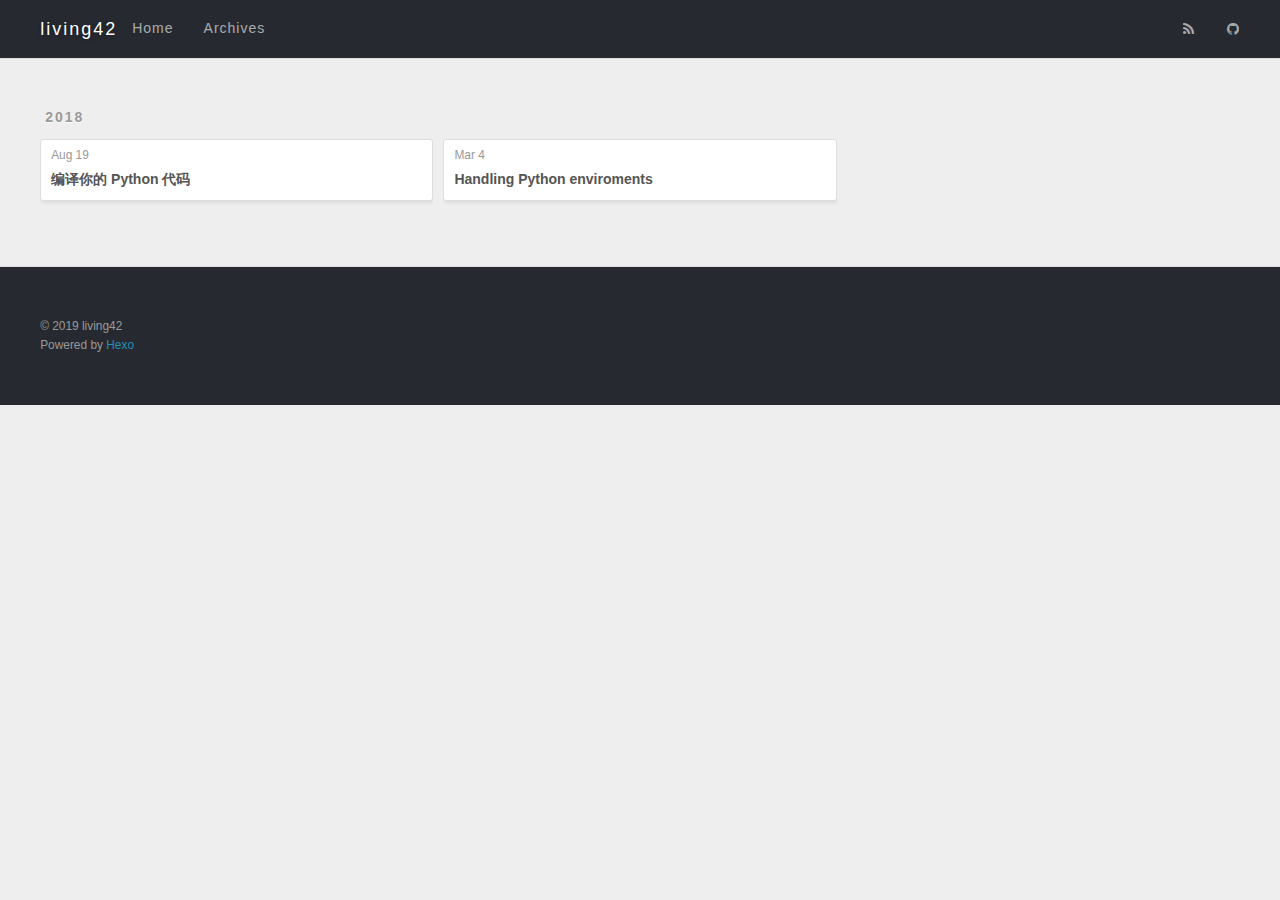
<file: archives/index.html>
<!DOCTYPE html>
<html>
<head><meta name="generator" content="Hexo 3.9.0">
  <meta charset="utf-8">
  
<!-- Google Analytics -->
<script type="text/javascript">
(function(i,s,o,g,r,a,m){i['GoogleAnalyticsObject']=r;i[r]=i[r]||function(){
(i[r].q=i[r].q||[]).push(arguments)},i[r].l=1*new Date();a=s.createElement(o),
m=s.getElementsByTagName(o)[0];a.async=1;a.src=g;m.parentNode.insertBefore(a,m)
})(window,document,'script','//www.google-analytics.com/analytics.js','ga');

ga('create', 'UA-115010957-1', 'auto');
ga('send', 'pageview');

</script>
<!-- End Google Analytics -->


  
  <title>Archives | living42</title>
  <meta name="viewport" content="width=device-width, initial-scale=1, maximum-scale=1">
  <meta property="og:type" content="website">
<meta property="og:title" content="living42">
<meta property="og:url" content="https://living42.github.io/archives/index.html">
<meta property="og:site_name" content="living42">
<meta property="og:locale" content="zh-hans">
<meta name="twitter:card" content="summary">
<meta name="twitter:title" content="living42">
  
    <link rel="alternate" href="/atom.xml" title="living42" type="application/atom+xml">
  
  
    <link rel="icon" href="/favicon.png">
  
  
    <link href="//fonts.googleapis.com/css?family=Source+Code+Pro" rel="stylesheet" type="text/css">
  
  <link rel="stylesheet" href="/css/style.css">
</head>
</html>
<body>
  <div id="container">
    <div id="wrap">
      <header id="header">
  <div id="header-outer" class="outer">
    <div id="header-inner" class="inner">
      <div id="nav-left">
        <div id="header-title">
          <h1 id="logo-wrap">
            <a href="/" id="logo">living42</a>
          </h1>
        </div>
        <nav id="main-nav">
          <a id="main-nav-toggle" class="nav-icon"></a>
          
            <a class="main-nav-link" href="/">Home</a>
          
            <a class="main-nav-link" href="/archives">Archives</a>
          
        </nav>
      </div>
      <div id="nav-right">
        <nav id="sub-nav">
          
            <a id="nav-rss-link" class="nav-icon" href="/atom.xml" title="RSS Feed"></a>
          
          <a id="nav-github-btn" class="nav-icon" title="GitHub" href="https://github.com/living42"></a>
        </nav>
      </div>
    </div>
  </div>
</header>
      <div class="outer">
        <section id="main">
  
  
    
    
      
      
      <section class="archives-wrap">
        <div class="archive-year-wrap">
          <a href="/archives/2018" class="archive-year">2018</a>
        </div>
        <div class="archives">
    
    <article class="archive-article archive-type-post">
  <div class="archive-article-inner">
    <header class="archive-article-header">
      <a href="/posts/nuitka-tour/" class="archive-article-date">
  <time datetime="2018-08-18T17:51:39.000Z" itemprop="datePublished">Aug 19</time>
</a>
      
  
    <h1 itemprop="name">
      <a class="archive-article-title" href="/posts/nuitka-tour/">编译你的 Python 代码</a>
    </h1>
  

    </header>
  </div>
</article>
  
    
    
    <article class="archive-article archive-type-post">
  <div class="archive-article-inner">
    <header class="archive-article-header">
      <a href="/posts/handling-python-enviroments/" class="archive-article-date">
  <time datetime="2018-03-04T06:17:27.000Z" itemprop="datePublished">Mar 4</time>
</a>
      
  
    <h1 itemprop="name">
      <a class="archive-article-title" href="/posts/handling-python-enviroments/">Handling Python enviroments</a>
    </h1>
  

    </header>
  </div>
</article>
  
  
    </div></section>
  


</section>
        
      </div>
      <footer id="footer">
  
  <div class="outer">
    <div id="footer-info" class="inner">
      &copy; 2019 living42<br>
      Powered by <a href="http://hexo.io/" target="_blank">Hexo</a>
    </div>
  </div>
</footer>
    </div>
    <nav id="mobile-nav">
  
    <a href="/" class="mobile-nav-link">Home</a>
  
    <a href="/archives" class="mobile-nav-link">Archives</a>
  
</nav>
    
<script>
  var disqus_shortname = 'living42';
  
  (function(){
    var dsq = document.createElement('script');
    dsq.type = 'text/javascript';
    dsq.async = true;
    dsq.src = '//' + disqus_shortname + '.disqus.com/count.js';
    (document.getElementsByTagName('head')[0] || document.getElementsByTagName('body')[0]).appendChild(dsq);
  })();
</script>


<script src="//ajax.googleapis.com/ajax/libs/jquery/2.0.3/jquery.min.js"></script>


  <link rel="stylesheet" href="/fancybox/jquery.fancybox.css">
  <script src="/fancybox/jquery.fancybox.pack.js"></script>


<script src="/js/script.js"></script>



  </div>
</body>
</html>
</file>
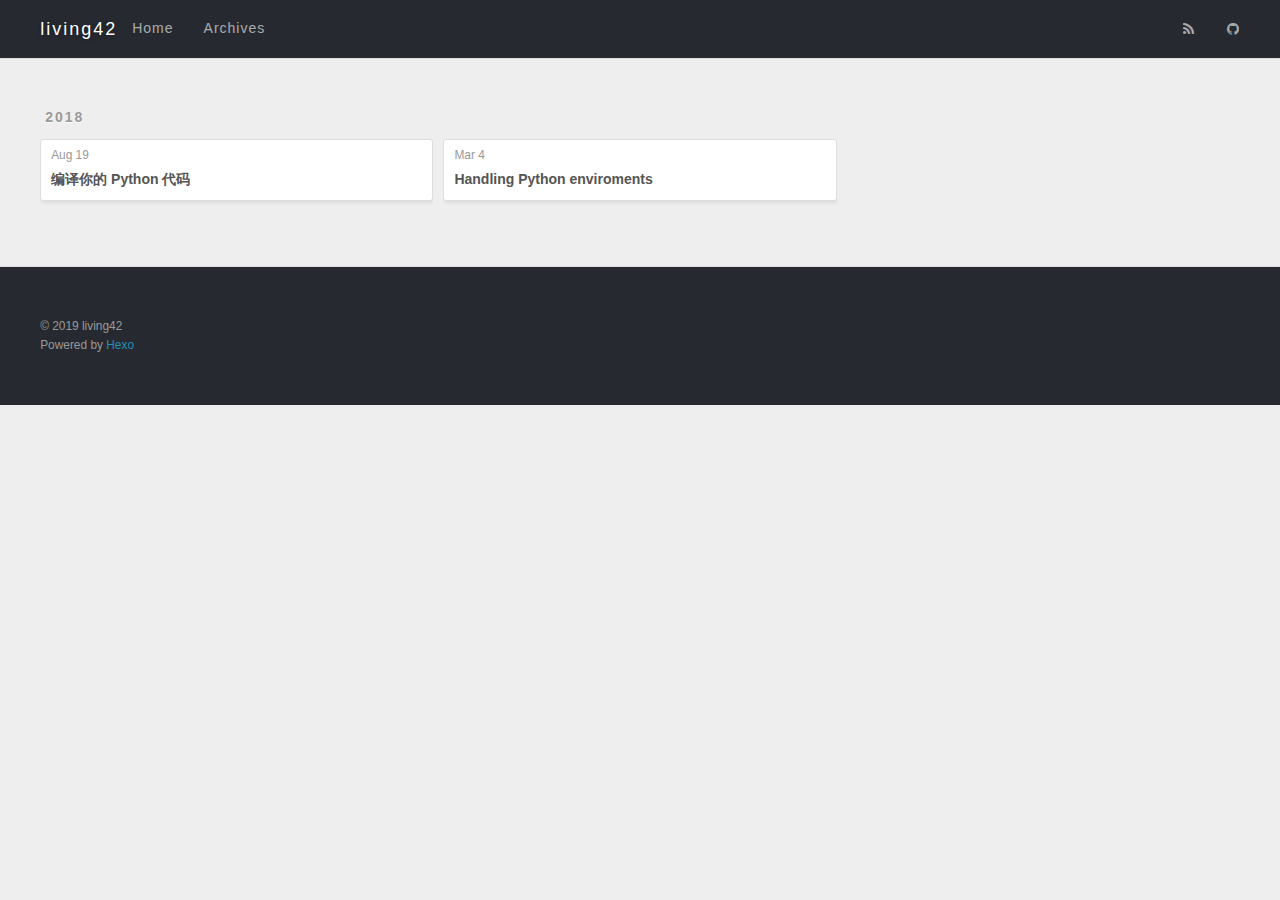
<file: archives/2018/index.html>
<!DOCTYPE html>
<html>
<head><meta name="generator" content="Hexo 3.9.0">
  <meta charset="utf-8">
  
<!-- Google Analytics -->
<script type="text/javascript">
(function(i,s,o,g,r,a,m){i['GoogleAnalyticsObject']=r;i[r]=i[r]||function(){
(i[r].q=i[r].q||[]).push(arguments)},i[r].l=1*new Date();a=s.createElement(o),
m=s.getElementsByTagName(o)[0];a.async=1;a.src=g;m.parentNode.insertBefore(a,m)
})(window,document,'script','//www.google-analytics.com/analytics.js','ga');

ga('create', 'UA-115010957-1', 'auto');
ga('send', 'pageview');

</script>
<!-- End Google Analytics -->


  
  <title>Archives: 2018 | living42</title>
  <meta name="viewport" content="width=device-width, initial-scale=1, maximum-scale=1">
  <meta property="og:type" content="website">
<meta property="og:title" content="living42">
<meta property="og:url" content="https://living42.github.io/archives/2018/index.html">
<meta property="og:site_name" content="living42">
<meta property="og:locale" content="zh-hans">
<meta name="twitter:card" content="summary">
<meta name="twitter:title" content="living42">
  
    <link rel="alternate" href="/atom.xml" title="living42" type="application/atom+xml">
  
  
    <link rel="icon" href="/favicon.png">
  
  
    <link href="//fonts.googleapis.com/css?family=Source+Code+Pro" rel="stylesheet" type="text/css">
  
  <link rel="stylesheet" href="/css/style.css">
</head>
</html>
<body>
  <div id="container">
    <div id="wrap">
      <header id="header">
  <div id="header-outer" class="outer">
    <div id="header-inner" class="inner">
      <div id="nav-left">
        <div id="header-title">
          <h1 id="logo-wrap">
            <a href="/" id="logo">living42</a>
          </h1>
        </div>
        <nav id="main-nav">
          <a id="main-nav-toggle" class="nav-icon"></a>
          
            <a class="main-nav-link" href="/">Home</a>
          
            <a class="main-nav-link" href="/archives">Archives</a>
          
        </nav>
      </div>
      <div id="nav-right">
        <nav id="sub-nav">
          
            <a id="nav-rss-link" class="nav-icon" href="/atom.xml" title="RSS Feed"></a>
          
          <a id="nav-github-btn" class="nav-icon" title="GitHub" href="https://github.com/living42"></a>
        </nav>
      </div>
    </div>
  </div>
</header>
      <div class="outer">
        <section id="main">
  
  
    
    
      
      
      <section class="archives-wrap">
        <div class="archive-year-wrap">
          <a href="/archives/2018" class="archive-year">2018</a>
        </div>
        <div class="archives">
    
    <article class="archive-article archive-type-post">
  <div class="archive-article-inner">
    <header class="archive-article-header">
      <a href="/posts/nuitka-tour/" class="archive-article-date">
  <time datetime="2018-08-18T17:51:39.000Z" itemprop="datePublished">Aug 19</time>
</a>
      
  
    <h1 itemprop="name">
      <a class="archive-article-title" href="/posts/nuitka-tour/">编译你的 Python 代码</a>
    </h1>
  

    </header>
  </div>
</article>
  
    
    
    <article class="archive-article archive-type-post">
  <div class="archive-article-inner">
    <header class="archive-article-header">
      <a href="/posts/handling-python-enviroments/" class="archive-article-date">
  <time datetime="2018-03-04T06:17:27.000Z" itemprop="datePublished">Mar 4</time>
</a>
      
  
    <h1 itemprop="name">
      <a class="archive-article-title" href="/posts/handling-python-enviroments/">Handling Python enviroments</a>
    </h1>
  

    </header>
  </div>
</article>
  
  
    </div></section>
  


</section>
        
      </div>
      <footer id="footer">
  
  <div class="outer">
    <div id="footer-info" class="inner">
      &copy; 2019 living42<br>
      Powered by <a href="http://hexo.io/" target="_blank">Hexo</a>
    </div>
  </div>
</footer>
    </div>
    <nav id="mobile-nav">
  
    <a href="/" class="mobile-nav-link">Home</a>
  
    <a href="/archives" class="mobile-nav-link">Archives</a>
  
</nav>
    
<script>
  var disqus_shortname = 'living42';
  
  (function(){
    var dsq = document.createElement('script');
    dsq.type = 'text/javascript';
    dsq.async = true;
    dsq.src = '//' + disqus_shortname + '.disqus.com/count.js';
    (document.getElementsByTagName('head')[0] || document.getElementsByTagName('body')[0]).appendChild(dsq);
  })();
</script>


<script src="//ajax.googleapis.com/ajax/libs/jquery/2.0.3/jquery.min.js"></script>


  <link rel="stylesheet" href="/fancybox/jquery.fancybox.css">
  <script src="/fancybox/jquery.fancybox.pack.js"></script>


<script src="/js/script.js"></script>



  </div>
</body>
</html>
</file>
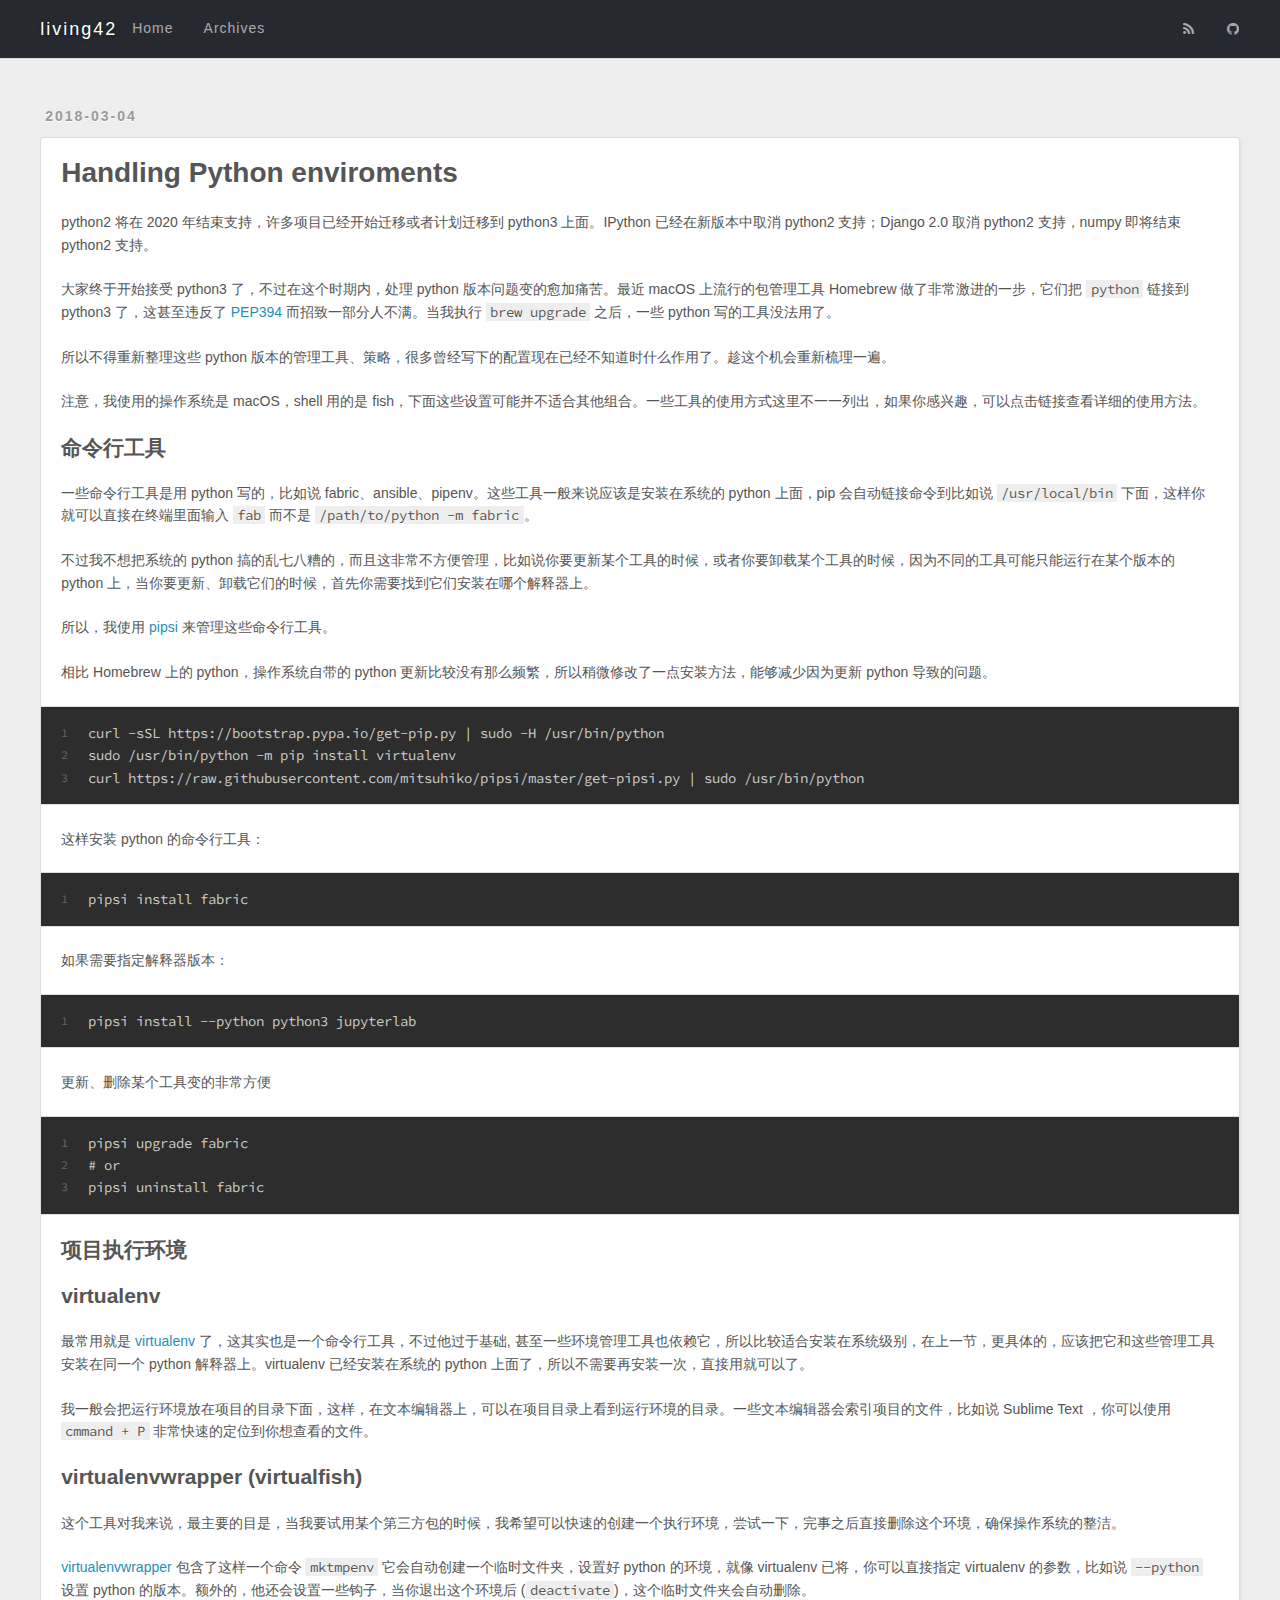
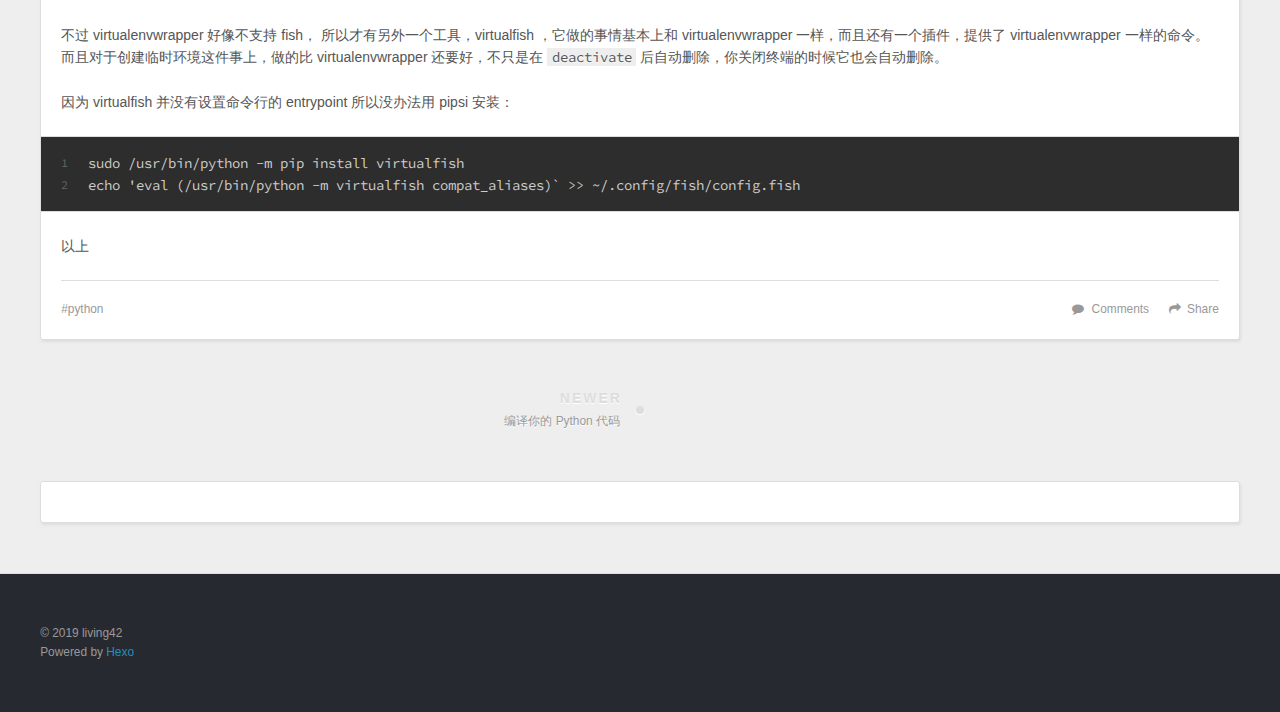
<file: posts/handling-python-enviroments/index.html>
<!DOCTYPE html>
<html>
<head><meta name="generator" content="Hexo 3.9.0">
  <meta charset="utf-8">
  
<!-- Google Analytics -->
<script type="text/javascript">
(function(i,s,o,g,r,a,m){i['GoogleAnalyticsObject']=r;i[r]=i[r]||function(){
(i[r].q=i[r].q||[]).push(arguments)},i[r].l=1*new Date();a=s.createElement(o),
m=s.getElementsByTagName(o)[0];a.async=1;a.src=g;m.parentNode.insertBefore(a,m)
})(window,document,'script','//www.google-analytics.com/analytics.js','ga');

ga('create', 'UA-115010957-1', 'auto');
ga('send', 'pageview');

</script>
<!-- End Google Analytics -->


  
  <title>Handling Python enviroments | living42</title>
  <meta name="viewport" content="width=device-width, initial-scale=1, maximum-scale=1">
  <meta name="description" content="python2 将在 2020 年结束支持，许多项目已经开始迁移或者计划迁移到 python3 上面。IPython 已经在新版本中取消 python2 支持；Django 2.0 取消 python2 支持，numpy 即将结束 python2 支持。 大家终于开始接受 python3 了，不过在这个时期内，处理 python 版本问题变的愈加痛苦。最近 macOS 上流行的包管理工具 Home">
<meta name="keywords" content="python">
<meta property="og:type" content="article">
<meta property="og:title" content="Handling Python enviroments">
<meta property="og:url" content="https://living42.github.io/posts/handling-python-enviroments/index.html">
<meta property="og:site_name" content="living42">
<meta property="og:description" content="python2 将在 2020 年结束支持，许多项目已经开始迁移或者计划迁移到 python3 上面。IPython 已经在新版本中取消 python2 支持；Django 2.0 取消 python2 支持，numpy 即将结束 python2 支持。 大家终于开始接受 python3 了，不过在这个时期内，处理 python 版本问题变的愈加痛苦。最近 macOS 上流行的包管理工具 Home">
<meta property="og:locale" content="zh-hans">
<meta property="og:updated_time" content="2019-09-26T13:38:16.643Z">
<meta name="twitter:card" content="summary">
<meta name="twitter:title" content="Handling Python enviroments">
<meta name="twitter:description" content="python2 将在 2020 年结束支持，许多项目已经开始迁移或者计划迁移到 python3 上面。IPython 已经在新版本中取消 python2 支持；Django 2.0 取消 python2 支持，numpy 即将结束 python2 支持。 大家终于开始接受 python3 了，不过在这个时期内，处理 python 版本问题变的愈加痛苦。最近 macOS 上流行的包管理工具 Home">
  
    <link rel="alternate" href="/atom.xml" title="living42" type="application/atom+xml">
  
  
    <link rel="icon" href="/favicon.png">
  
  
    <link href="//fonts.googleapis.com/css?family=Source+Code+Pro" rel="stylesheet" type="text/css">
  
  <link rel="stylesheet" href="/css/style.css">
</head>
</html>
<body>
  <div id="container">
    <div id="wrap">
      <header id="header">
  <div id="header-outer" class="outer">
    <div id="header-inner" class="inner">
      <div id="nav-left">
        <div id="header-title">
          <h1 id="logo-wrap">
            <a href="/" id="logo">living42</a>
          </h1>
        </div>
        <nav id="main-nav">
          <a id="main-nav-toggle" class="nav-icon"></a>
          
            <a class="main-nav-link" href="/">Home</a>
          
            <a class="main-nav-link" href="/archives">Archives</a>
          
        </nav>
      </div>
      <div id="nav-right">
        <nav id="sub-nav">
          
            <a id="nav-rss-link" class="nav-icon" href="/atom.xml" title="RSS Feed"></a>
          
          <a id="nav-github-btn" class="nav-icon" title="GitHub" href="https://github.com/living42"></a>
        </nav>
      </div>
    </div>
  </div>
</header>
      <div class="outer">
        <section id="main"><article id="post-handling-python-enviroments" class="article article-type-post" itemscope itemprop="blogPost">
  <div class="article-meta">
    <a href="/posts/handling-python-enviroments/" class="article-date">
  <time datetime="2018-03-04T06:17:27.000Z" itemprop="datePublished">2018-03-04</time>
</a>
    
  </div>
  <div class="article-inner">
    
    
      <header class="article-header">
        
  
    <h1 class="article-title" itemprop="name">
      Handling Python enviroments
    </h1>
  

      </header>
    
    <div class="article-entry" itemprop="articleBody">
      
        <p>python2 将在 2020 年结束支持，许多项目已经开始迁移或者计划迁移到 python3 上面。IPython 已经在新版本中取消 python2 支持；Django 2.0 取消 python2 支持，numpy 即将结束 python2 支持。</p>
<p>大家终于开始接受 python3 了，不过在这个时期内，处理 python 版本问题变的愈加痛苦。最近 macOS 上流行的包管理工具 Homebrew 做了非常激进的一步，它们把 <code>python</code> 链接到 python3 了，这甚至违反了 <a href="https://www.python.org/dev/peps/pep-0394/" target="_blank" rel="noopener">PEP394</a> 而招致一部分人不满。当我执行 <code>brew upgrade</code> 之后，一些 python 写的工具没法用了。</p>
<p>所以不得重新整理这些 python 版本的管理工具、策略，很多曾经写下的配置现在已经不知道时什么作用了。趁这个机会重新梳理一遍。</p>
<p>注意，我使用的操作系统是 macOS，shell 用的是 fish，下面这些设置可能并不适合其他组合。一些工具的使用方式这里不一一列出，如果你感兴趣，可以点击链接查看详细的使用方法。</p>
<h2 id="命令行工具"><a href="#命令行工具" class="headerlink" title="命令行工具"></a>命令行工具</h2><p>一些命令行工具是用 python 写的，比如说 fabric、ansible、pipenv。这些工具一般来说应该是安装在系统的 python 上面，pip 会自动链接命令到比如说 <code>/usr/local/bin</code> 下面，这样你就可以直接在终端里面输入 <code>fab</code> 而不是 <code>/path/to/python -m fabric</code>。</p>
<p>不过我不想把系统的 python 搞的乱七八糟的，而且这非常不方便管理，比如说你要更新某个工具的时候，或者你要卸载某个工具的时候，因为不同的工具可能只能运行在某个版本的 python 上，当你要更新、卸载它们的时候，首先你需要找到它们安装在哪个解释器上。</p>
<p>所以，我使用 <a href="https://github.com/mitsuhiko/pipsi" target="_blank" rel="noopener">pipsi</a> 来管理这些命令行工具。</p>
<p>相比 Homebrew 上的 python，操作系统自带的 python 更新比较没有那么频繁，所以稍微修改了一点安装方法，能够减少因为更新 python 导致的问题。</p>
<figure class="highlight plain"><table><tr><td class="gutter"><pre><span class="line">1</span><br><span class="line">2</span><br><span class="line">3</span><br></pre></td><td class="code"><pre><span class="line">curl -sSL https://bootstrap.pypa.io/get-pip.py | sudo -H /usr/bin/python</span><br><span class="line">sudo /usr/bin/python -m pip install virtualenv</span><br><span class="line">curl https://raw.githubusercontent.com/mitsuhiko/pipsi/master/get-pipsi.py | sudo /usr/bin/python</span><br></pre></td></tr></table></figure>
<p>这样安装 python 的命令行工具：</p>
<figure class="highlight plain"><table><tr><td class="gutter"><pre><span class="line">1</span><br></pre></td><td class="code"><pre><span class="line">pipsi install fabric</span><br></pre></td></tr></table></figure>
<p>如果需要指定解释器版本：</p>
<figure class="highlight plain"><table><tr><td class="gutter"><pre><span class="line">1</span><br></pre></td><td class="code"><pre><span class="line">pipsi install --python python3 jupyterlab</span><br></pre></td></tr></table></figure>
<p>更新、删除某个工具变的非常方便</p>
<figure class="highlight plain"><table><tr><td class="gutter"><pre><span class="line">1</span><br><span class="line">2</span><br><span class="line">3</span><br></pre></td><td class="code"><pre><span class="line">pipsi upgrade fabric</span><br><span class="line"># or</span><br><span class="line">pipsi uninstall fabric</span><br></pre></td></tr></table></figure>
<h2 id="项目执行环境"><a href="#项目执行环境" class="headerlink" title="项目执行环境"></a>项目执行环境</h2><h2 id="virtualenv"><a href="#virtualenv" class="headerlink" title="virtualenv"></a>virtualenv</h2><p>最常用就是 <a href="https://virtualenv.pypa.io/en/stable/" target="_blank" rel="noopener">virtualenv</a> 了，这其实也是一个命令行工具，不过他过于基础, 甚至一些环境管理工具也依赖它，所以比较适合安装在系统级别，在上一节，更具体的，应该把它和这些管理工具安装在同一个 python 解释器上。virtualenv 已经安装在系统的 python 上面了，所以不需要再安装一次，直接用就可以了。</p>
<p>我一般会把运行环境放在项目的目录下面，这样，在文本编辑器上，可以在项目目录上看到运行环境的目录。一些文本编辑器会索引项目的文件，比如说 Sublime Text ，你可以使用 <code>cmmand + P</code> 非常快速的定位到你想查看的文件。</p>
<h2 id="virtualenvwrapper-virtualfish"><a href="#virtualenvwrapper-virtualfish" class="headerlink" title="virtualenvwrapper (virtualfish)"></a>virtualenvwrapper (virtualfish)</h2><p>这个工具对我来说，最主要的目是，当我要试用某个第三方包的时候，我希望可以快速的创建一个执行环境，尝试一下，完事之后直接删除这个环境，确保操作系统的整洁。</p>
<p><a href="https://virtualenvwrapper.readthedocs.io/" target="_blank" rel="noopener">virtualenvwrapper</a> 包含了这样一个命令 <code>mktmpenv</code> 它会自动创建一个临时文件夹，设置好 python 的环境，就像 virtualenv 已将，你可以直接指定 virtualenv 的参数，比如说 <code>--python</code> 设置 python 的版本。额外的，他还会设置一些钩子，当你退出这个环境后 (<code>deactivate</code>)，这个临时文件夹会自动删除。</p>
<p>不过 virtualenvwrapper 好像不支持 fish， 所以才有另外一个工具，virtualfish ，它做的事情基本上和 virtualenvwrapper 一样，而且还有一个插件，提供了 virtualenvwrapper 一样的命令。而且对于创建临时环境这件事上，做的比 virtualenvwrapper 还要好，不只是在 <code>deactivate</code> 后自动删除，你关闭终端的时候它也会自动删除。</p>
<p>因为 virtualfish 并没有设置命令行的 entrypoint 所以没办法用 pipsi 安装：</p>
<figure class="highlight plain"><table><tr><td class="gutter"><pre><span class="line">1</span><br><span class="line">2</span><br></pre></td><td class="code"><pre><span class="line">sudo /usr/bin/python -m pip install virtualfish</span><br><span class="line">echo &apos;eval (/usr/bin/python -m virtualfish compat_aliases)` &gt;&gt; ~/.config/fish/config.fish</span><br></pre></td></tr></table></figure>
<p>以上</p>

      
    </div>
    <footer class="article-footer">
      <a data-url="https://living42.github.io/posts/handling-python-enviroments/" data-id="ck10qthzz00002jhr7nw74j54" class="article-share-link">Share</a>
      
        <a href="https://living42.github.io/posts/handling-python-enviroments/#disqus_thread" class="article-comment-link">Comments</a>
      
      
  <ul class="article-tag-list"><li class="article-tag-list-item"><a class="article-tag-list-link" href="/tags/python/">python</a></li></ul>

    </footer>
  </div>
  
    
<nav id="article-nav">
  
    <a href="/posts/nuitka-tour/" id="article-nav-newer" class="article-nav-link-wrap">
      <strong class="article-nav-caption">Newer</strong>
      <div class="article-nav-title">
        
          编译你的 Python 代码
        
      </div>
    </a>
  
  
</nav>

  
</article>


<section id="comments">
  <div id="disqus_thread">
    <noscript>Please enable JavaScript to view the <a href="//disqus.com/?ref_noscript">comments powered by Disqus.</a></noscript>
  </div>
</section>
</section>
        
      </div>
      <footer id="footer">
  
  <div class="outer">
    <div id="footer-info" class="inner">
      &copy; 2019 living42<br>
      Powered by <a href="http://hexo.io/" target="_blank">Hexo</a>
    </div>
  </div>
</footer>
    </div>
    <nav id="mobile-nav">
  
    <a href="/" class="mobile-nav-link">Home</a>
  
    <a href="/archives" class="mobile-nav-link">Archives</a>
  
</nav>
    
<script>
  var disqus_shortname = 'living42';
  
  var disqus_url = 'https://living42.github.io/posts/handling-python-enviroments/';
  
  (function(){
    var dsq = document.createElement('script');
    dsq.type = 'text/javascript';
    dsq.async = true;
    dsq.src = '//' + disqus_shortname + '.disqus.com/embed.js';
    (document.getElementsByTagName('head')[0] || document.getElementsByTagName('body')[0]).appendChild(dsq);
  })();
</script>


<script src="//ajax.googleapis.com/ajax/libs/jquery/2.0.3/jquery.min.js"></script>


  <link rel="stylesheet" href="/fancybox/jquery.fancybox.css">
  <script src="/fancybox/jquery.fancybox.pack.js"></script>


<script src="/js/script.js"></script>



  </div>
</body>
</html>
</file>
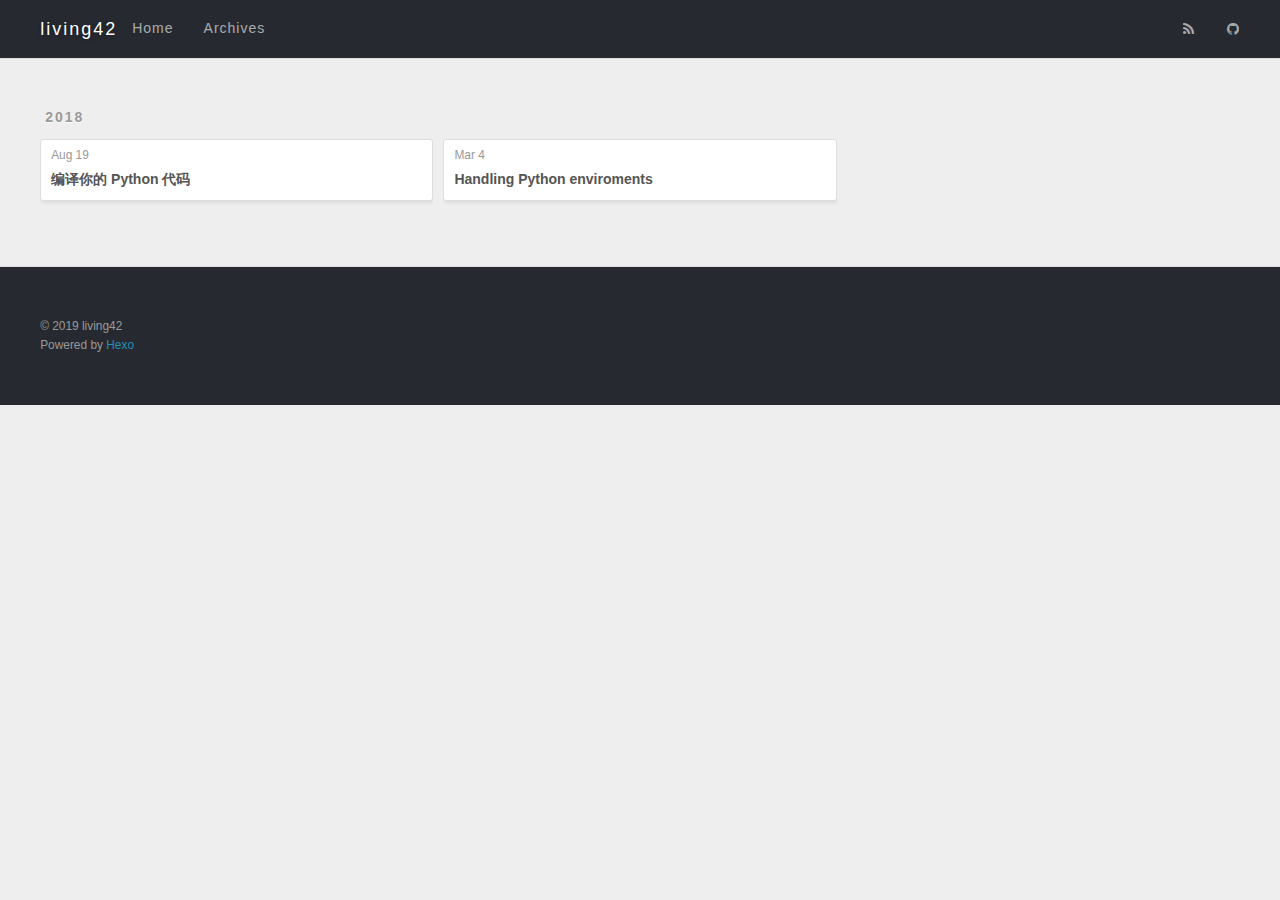
<file: tags/python/index.html>
<!DOCTYPE html>
<html>
<head><meta name="generator" content="Hexo 3.9.0">
  <meta charset="utf-8">
  
<!-- Google Analytics -->
<script type="text/javascript">
(function(i,s,o,g,r,a,m){i['GoogleAnalyticsObject']=r;i[r]=i[r]||function(){
(i[r].q=i[r].q||[]).push(arguments)},i[r].l=1*new Date();a=s.createElement(o),
m=s.getElementsByTagName(o)[0];a.async=1;a.src=g;m.parentNode.insertBefore(a,m)
})(window,document,'script','//www.google-analytics.com/analytics.js','ga');

ga('create', 'UA-115010957-1', 'auto');
ga('send', 'pageview');

</script>
<!-- End Google Analytics -->


  
  <title>Tag: python | living42</title>
  <meta name="viewport" content="width=device-width, initial-scale=1, maximum-scale=1">
  <meta property="og:type" content="website">
<meta property="og:title" content="living42">
<meta property="og:url" content="https://living42.github.io/tags/python/index.html">
<meta property="og:site_name" content="living42">
<meta property="og:locale" content="zh-hans">
<meta name="twitter:card" content="summary">
<meta name="twitter:title" content="living42">
  
    <link rel="alternate" href="/atom.xml" title="living42" type="application/atom+xml">
  
  
    <link rel="icon" href="/favicon.png">
  
  
    <link href="//fonts.googleapis.com/css?family=Source+Code+Pro" rel="stylesheet" type="text/css">
  
  <link rel="stylesheet" href="/css/style.css">
</head>
</html>
<body>
  <div id="container">
    <div id="wrap">
      <header id="header">
  <div id="header-outer" class="outer">
    <div id="header-inner" class="inner">
      <div id="nav-left">
        <div id="header-title">
          <h1 id="logo-wrap">
            <a href="/" id="logo">living42</a>
          </h1>
        </div>
        <nav id="main-nav">
          <a id="main-nav-toggle" class="nav-icon"></a>
          
            <a class="main-nav-link" href="/">Home</a>
          
            <a class="main-nav-link" href="/archives">Archives</a>
          
        </nav>
      </div>
      <div id="nav-right">
        <nav id="sub-nav">
          
            <a id="nav-rss-link" class="nav-icon" href="/atom.xml" title="RSS Feed"></a>
          
          <a id="nav-github-btn" class="nav-icon" title="GitHub" href="https://github.com/living42"></a>
        </nav>
      </div>
    </div>
  </div>
</header>
      <div class="outer">
        <section id="main">
  
  
    
    
      
      
      <section class="archives-wrap">
        <div class="archive-year-wrap">
          <a href="/archives/2018" class="archive-year">2018</a>
        </div>
        <div class="archives">
    
    <article class="archive-article archive-type-post">
  <div class="archive-article-inner">
    <header class="archive-article-header">
      <a href="/posts/nuitka-tour/" class="archive-article-date">
  <time datetime="2018-08-18T17:51:39.000Z" itemprop="datePublished">Aug 19</time>
</a>
      
  
    <h1 itemprop="name">
      <a class="archive-article-title" href="/posts/nuitka-tour/">编译你的 Python 代码</a>
    </h1>
  

    </header>
  </div>
</article>
  
    
    
    <article class="archive-article archive-type-post">
  <div class="archive-article-inner">
    <header class="archive-article-header">
      <a href="/posts/handling-python-enviroments/" class="archive-article-date">
  <time datetime="2018-03-04T06:17:27.000Z" itemprop="datePublished">Mar 4</time>
</a>
      
  
    <h1 itemprop="name">
      <a class="archive-article-title" href="/posts/handling-python-enviroments/">Handling Python enviroments</a>
    </h1>
  

    </header>
  </div>
</article>
  
  
    </div></section>
  


</section>
        
      </div>
      <footer id="footer">
  
  <div class="outer">
    <div id="footer-info" class="inner">
      &copy; 2019 living42<br>
      Powered by <a href="http://hexo.io/" target="_blank">Hexo</a>
    </div>
  </div>
</footer>
    </div>
    <nav id="mobile-nav">
  
    <a href="/" class="mobile-nav-link">Home</a>
  
    <a href="/archives" class="mobile-nav-link">Archives</a>
  
</nav>
    
<script>
  var disqus_shortname = 'living42';
  
  (function(){
    var dsq = document.createElement('script');
    dsq.type = 'text/javascript';
    dsq.async = true;
    dsq.src = '//' + disqus_shortname + '.disqus.com/count.js';
    (document.getElementsByTagName('head')[0] || document.getElementsByTagName('body')[0]).appendChild(dsq);
  })();
</script>


<script src="//ajax.googleapis.com/ajax/libs/jquery/2.0.3/jquery.min.js"></script>


  <link rel="stylesheet" href="/fancybox/jquery.fancybox.css">
  <script src="/fancybox/jquery.fancybox.pack.js"></script>


<script src="/js/script.js"></script>



  </div>
</body>
</html>
</file>
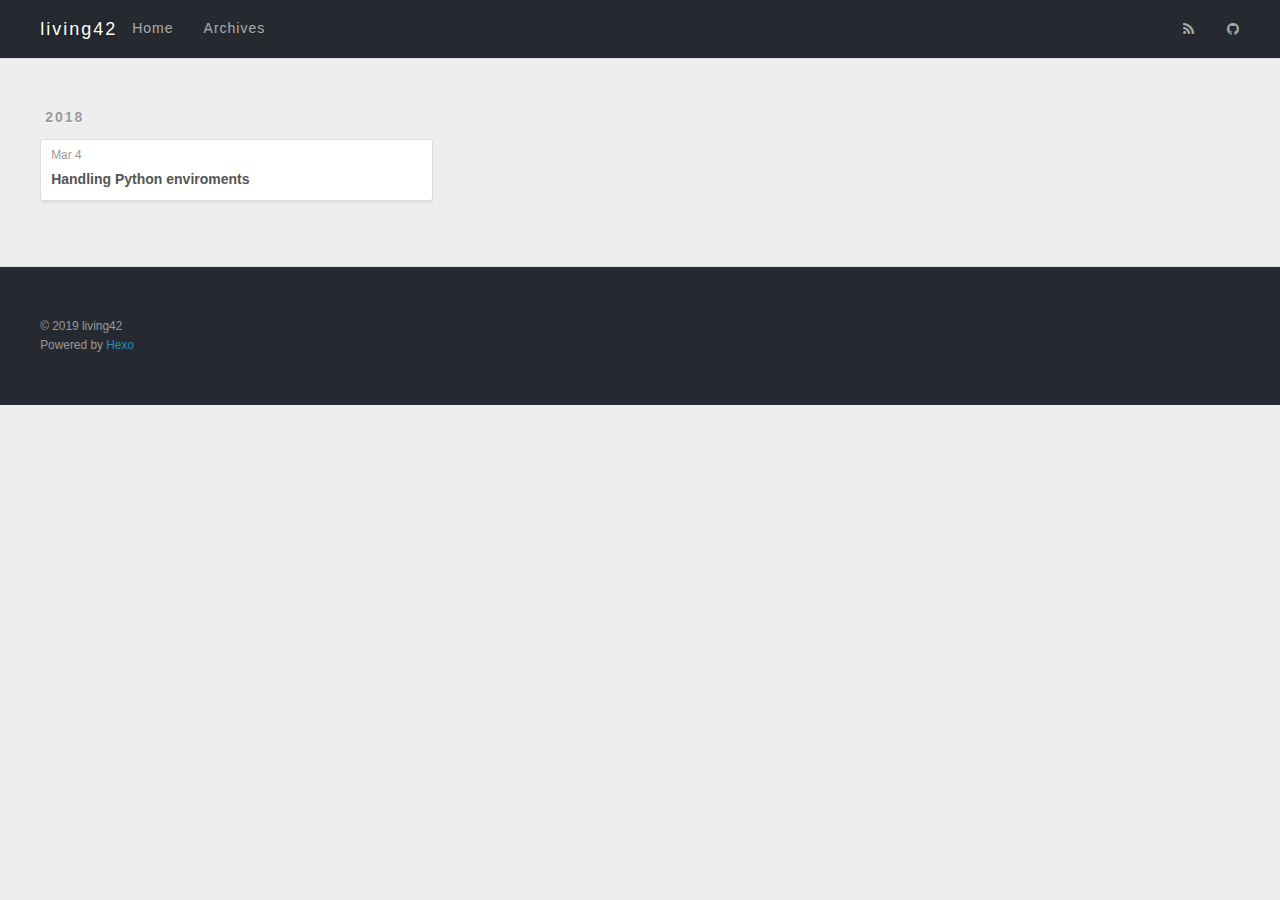
<file: archives/2018/03/index.html>
<!DOCTYPE html>
<html>
<head><meta name="generator" content="Hexo 3.9.0">
  <meta charset="utf-8">
  
<!-- Google Analytics -->
<script type="text/javascript">
(function(i,s,o,g,r,a,m){i['GoogleAnalyticsObject']=r;i[r]=i[r]||function(){
(i[r].q=i[r].q||[]).push(arguments)},i[r].l=1*new Date();a=s.createElement(o),
m=s.getElementsByTagName(o)[0];a.async=1;a.src=g;m.parentNode.insertBefore(a,m)
})(window,document,'script','//www.google-analytics.com/analytics.js','ga');

ga('create', 'UA-115010957-1', 'auto');
ga('send', 'pageview');

</script>
<!-- End Google Analytics -->


  
  <title>Archives: 2018/3 | living42</title>
  <meta name="viewport" content="width=device-width, initial-scale=1, maximum-scale=1">
  <meta property="og:type" content="website">
<meta property="og:title" content="living42">
<meta property="og:url" content="https://living42.github.io/archives/2018/03/index.html">
<meta property="og:site_name" content="living42">
<meta property="og:locale" content="zh-hans">
<meta name="twitter:card" content="summary">
<meta name="twitter:title" content="living42">
  
    <link rel="alternate" href="/atom.xml" title="living42" type="application/atom+xml">
  
  
    <link rel="icon" href="/favicon.png">
  
  
    <link href="//fonts.googleapis.com/css?family=Source+Code+Pro" rel="stylesheet" type="text/css">
  
  <link rel="stylesheet" href="/css/style.css">
</head>
</html>
<body>
  <div id="container">
    <div id="wrap">
      <header id="header">
  <div id="header-outer" class="outer">
    <div id="header-inner" class="inner">
      <div id="nav-left">
        <div id="header-title">
          <h1 id="logo-wrap">
            <a href="/" id="logo">living42</a>
          </h1>
        </div>
        <nav id="main-nav">
          <a id="main-nav-toggle" class="nav-icon"></a>
          
            <a class="main-nav-link" href="/">Home</a>
          
            <a class="main-nav-link" href="/archives">Archives</a>
          
        </nav>
      </div>
      <div id="nav-right">
        <nav id="sub-nav">
          
            <a id="nav-rss-link" class="nav-icon" href="/atom.xml" title="RSS Feed"></a>
          
          <a id="nav-github-btn" class="nav-icon" title="GitHub" href="https://github.com/living42"></a>
        </nav>
      </div>
    </div>
  </div>
</header>
      <div class="outer">
        <section id="main">
  
  
    
    
      
      
      <section class="archives-wrap">
        <div class="archive-year-wrap">
          <a href="/archives/2018" class="archive-year">2018</a>
        </div>
        <div class="archives">
    
    <article class="archive-article archive-type-post">
  <div class="archive-article-inner">
    <header class="archive-article-header">
      <a href="/posts/handling-python-enviroments/" class="archive-article-date">
  <time datetime="2018-03-04T06:17:27.000Z" itemprop="datePublished">Mar 4</time>
</a>
      
  
    <h1 itemprop="name">
      <a class="archive-article-title" href="/posts/handling-python-enviroments/">Handling Python enviroments</a>
    </h1>
  

    </header>
  </div>
</article>
  
  
    </div></section>
  


</section>
        
      </div>
      <footer id="footer">
  
  <div class="outer">
    <div id="footer-info" class="inner">
      &copy; 2019 living42<br>
      Powered by <a href="http://hexo.io/" target="_blank">Hexo</a>
    </div>
  </div>
</footer>
    </div>
    <nav id="mobile-nav">
  
    <a href="/" class="mobile-nav-link">Home</a>
  
    <a href="/archives" class="mobile-nav-link">Archives</a>
  
</nav>
    
<script>
  var disqus_shortname = 'living42';
  
  (function(){
    var dsq = document.createElement('script');
    dsq.type = 'text/javascript';
    dsq.async = true;
    dsq.src = '//' + disqus_shortname + '.disqus.com/count.js';
    (document.getElementsByTagName('head')[0] || document.getElementsByTagName('body')[0]).appendChild(dsq);
  })();
</script>


<script src="//ajax.googleapis.com/ajax/libs/jquery/2.0.3/jquery.min.js"></script>


  <link rel="stylesheet" href="/fancybox/jquery.fancybox.css">
  <script src="/fancybox/jquery.fancybox.pack.js"></script>


<script src="/js/script.js"></script>



  </div>
</body>
</html>
</file>
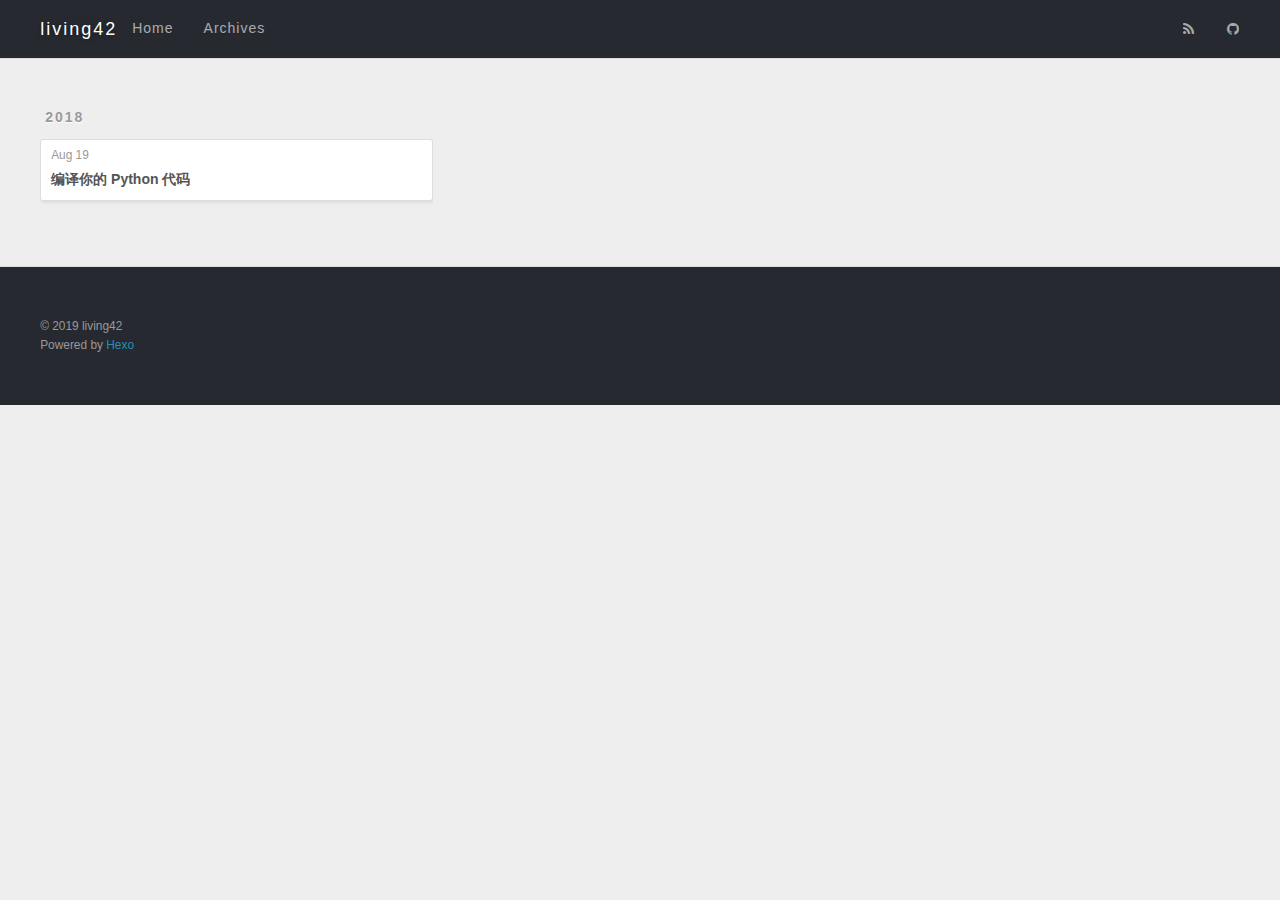
<file: archives/2018/08/index.html>
<!DOCTYPE html>
<html>
<head><meta name="generator" content="Hexo 3.9.0">
  <meta charset="utf-8">
  
<!-- Google Analytics -->
<script type="text/javascript">
(function(i,s,o,g,r,a,m){i['GoogleAnalyticsObject']=r;i[r]=i[r]||function(){
(i[r].q=i[r].q||[]).push(arguments)},i[r].l=1*new Date();a=s.createElement(o),
m=s.getElementsByTagName(o)[0];a.async=1;a.src=g;m.parentNode.insertBefore(a,m)
})(window,document,'script','//www.google-analytics.com/analytics.js','ga');

ga('create', 'UA-115010957-1', 'auto');
ga('send', 'pageview');

</script>
<!-- End Google Analytics -->


  
  <title>Archives: 2018/8 | living42</title>
  <meta name="viewport" content="width=device-width, initial-scale=1, maximum-scale=1">
  <meta property="og:type" content="website">
<meta property="og:title" content="living42">
<meta property="og:url" content="https://living42.github.io/archives/2018/08/index.html">
<meta property="og:site_name" content="living42">
<meta property="og:locale" content="zh-hans">
<meta name="twitter:card" content="summary">
<meta name="twitter:title" content="living42">
  
    <link rel="alternate" href="/atom.xml" title="living42" type="application/atom+xml">
  
  
    <link rel="icon" href="/favicon.png">
  
  
    <link href="//fonts.googleapis.com/css?family=Source+Code+Pro" rel="stylesheet" type="text/css">
  
  <link rel="stylesheet" href="/css/style.css">
</head>
</html>
<body>
  <div id="container">
    <div id="wrap">
      <header id="header">
  <div id="header-outer" class="outer">
    <div id="header-inner" class="inner">
      <div id="nav-left">
        <div id="header-title">
          <h1 id="logo-wrap">
            <a href="/" id="logo">living42</a>
          </h1>
        </div>
        <nav id="main-nav">
          <a id="main-nav-toggle" class="nav-icon"></a>
          
            <a class="main-nav-link" href="/">Home</a>
          
            <a class="main-nav-link" href="/archives">Archives</a>
          
        </nav>
      </div>
      <div id="nav-right">
        <nav id="sub-nav">
          
            <a id="nav-rss-link" class="nav-icon" href="/atom.xml" title="RSS Feed"></a>
          
          <a id="nav-github-btn" class="nav-icon" title="GitHub" href="https://github.com/living42"></a>
        </nav>
      </div>
    </div>
  </div>
</header>
      <div class="outer">
        <section id="main">
  
  
    
    
      
      
      <section class="archives-wrap">
        <div class="archive-year-wrap">
          <a href="/archives/2018" class="archive-year">2018</a>
        </div>
        <div class="archives">
    
    <article class="archive-article archive-type-post">
  <div class="archive-article-inner">
    <header class="archive-article-header">
      <a href="/posts/nuitka-tour/" class="archive-article-date">
  <time datetime="2018-08-18T17:51:39.000Z" itemprop="datePublished">Aug 19</time>
</a>
      
  
    <h1 itemprop="name">
      <a class="archive-article-title" href="/posts/nuitka-tour/">编译你的 Python 代码</a>
    </h1>
  

    </header>
  </div>
</article>
  
  
    </div></section>
  


</section>
        
      </div>
      <footer id="footer">
  
  <div class="outer">
    <div id="footer-info" class="inner">
      &copy; 2019 living42<br>
      Powered by <a href="http://hexo.io/" target="_blank">Hexo</a>
    </div>
  </div>
</footer>
    </div>
    <nav id="mobile-nav">
  
    <a href="/" class="mobile-nav-link">Home</a>
  
    <a href="/archives" class="mobile-nav-link">Archives</a>
  
</nav>
    
<script>
  var disqus_shortname = 'living42';
  
  (function(){
    var dsq = document.createElement('script');
    dsq.type = 'text/javascript';
    dsq.async = true;
    dsq.src = '//' + disqus_shortname + '.disqus.com/count.js';
    (document.getElementsByTagName('head')[0] || document.getElementsByTagName('body')[0]).appendChild(dsq);
  })();
</script>


<script src="//ajax.googleapis.com/ajax/libs/jquery/2.0.3/jquery.min.js"></script>


  <link rel="stylesheet" href="/fancybox/jquery.fancybox.css">
  <script src="/fancybox/jquery.fancybox.pack.js"></script>


<script src="/js/script.js"></script>



  </div>
</body>
</html>
</file>
<file: css/style.css>
body {
  width: 100%;
}
body:before,
body:after {
  content: "";
  display: table;
}
body:after {
  clear: both;
}
html,
body,
div,
span,
applet,
object,
iframe,
h1,
h2,
h3,
h4,
h5,
h6,
p,
blockquote,
pre,
a,
abbr,
acronym,
address,
big,
cite,
code,
del,
dfn,
em,
img,
ins,
kbd,
q,
s,
samp,
small,
strike,
strong,
sub,
sup,
tt,
var,
dl,
dt,
dd,
ol,
ul,
li,
fieldset,
form,
label,
legend,
table,
caption,
tbody,
tfoot,
thead,
tr,
th,
td {
  margin: 0;
  padding: 0;
  border: 0;
  outline: 0;
  font-weight: inherit;
  font-style: inherit;
  font-family: inherit;
  font-size: 100%;
  vertical-align: baseline;
}
body {
  line-height: 1;
  color: #000;
  background: #fff;
}
ol,
ul {
  list-style: none;
}
table {
  border-collapse: separate;
  border-spacing: 0;
  vertical-align: middle;
}
caption,
th,
td {
  text-align: left;
  font-weight: normal;
  vertical-align: middle;
}
a img {
  border: none;
}
input,
button {
  margin: 0;
  padding: 0;
}
input::-moz-focus-inner,
button::-moz-focus-inner {
  border: 0;
  padding: 0;
}
@font-face {
  font-family: FontAwesome;
  font-style: normal;
  font-weight: normal;
  src: url("fonts/fontawesome-webfont.eot?v=#4.0.3");
  src: url("fonts/fontawesome-webfont.eot?#iefix&v=#4.0.3") format("embedded-opentype"), url("fonts/fontawesome-webfont.woff?v=#4.0.3") format("woff"), url("fonts/fontawesome-webfont.ttf?v=#4.0.3") format("truetype"), url("fonts/fontawesome-webfont.svg#fontawesomeregular?v=#4.0.3") format("svg");
}
html,
body,
#container {
  height: 100%;
}
body {
  background: #eee;
  font: 14px -apple-system, BlinkMacSystemFont, "Segoe UI", "Roboto", "Oxygen", "Ubuntu", "Cantarell", "Fira Sans", "Droid Sans", "Helvetica Neue", sans-serif;
  -webkit-text-size-adjust: 100%;
}
.outer {
  max-width: 1220px;
  margin: 0 auto;
  padding: 0 20px;
}
.outer:before,
.outer:after {
  content: "";
  display: table;
}
.outer:after {
  clear: both;
}
.inner {
  display: inline;
  float: left;
  width: 98.33333333333333%;
  margin: 0 0.833333333333333%;
}
.left,
.alignleft {
  float: left;
}
.right,
.alignright {
  float: right;
}
.clear {
  clear: both;
}
#container {
  position: relative;
}
.mobile-nav-on {
  overflow: hidden;
}
#wrap {
  height: 100%;
  width: 100%;
  position: absolute;
  top: 0;
  left: 0;
  -webkit-transition: 0.2s ease-out;
  -moz-transition: 0.2s ease-out;
  -ms-transition: 0.2s ease-out;
  transition: 0.2s ease-out;
  z-index: 1;
  background: #eee;
}
.mobile-nav-on #wrap {
  left: 280px;
}
@media screen and (min-width: 768px) {
  #main {
    display: inline;
    float: left;
    width: 98.33333333333333%;
    margin: 0 0.833333333333333%;
  }
}
.article-date,
.article-category-link,
.archive-year,
.widget-title {
  text-decoration: none;
  text-transform: uppercase;
  letter-spacing: 2px;
  color: #999;
  margin-bottom: 1em;
  margin-left: 5px;
  line-height: 1em;
  text-shadow: 0 1px #fff;
  font-weight: bold;
}
.article-inner,
.archive-article-inner {
  background: #fff;
  -webkit-box-shadow: 1px 2px 3px #ddd;
  box-shadow: 1px 2px 3px #ddd;
  border: 1px solid #ddd;
  border-radius: 3px;
}
.article-entry h1,
.widget h1 {
  font-size: 2em;
}
.article-entry h2,
.widget h2 {
  font-size: 1.5em;
}
.article-entry h3,
.widget h3 {
  font-size: 1.3em;
}
.article-entry h4,
.widget h4 {
  font-size: 1.2em;
}
.article-entry h5,
.widget h5 {
  font-size: 1em;
}
.article-entry h6,
.widget h6 {
  font-size: 1em;
  color: #999;
}
.article-entry hr,
.widget hr {
  border: 1px dashed #ddd;
}
.article-entry strong,
.widget strong {
  font-weight: bold;
}
.article-entry em,
.widget em,
.article-entry cite,
.widget cite {
  font-style: italic;
}
.article-entry sup,
.widget sup,
.article-entry sub,
.widget sub {
  font-size: 0.75em;
  line-height: 0;
  position: relative;
  vertical-align: baseline;
}
.article-entry sup,
.widget sup {
  top: -0.5em;
}
.article-entry sub,
.widget sub {
  bottom: -0.2em;
}
.article-entry small,
.widget small {
  font-size: 0.85em;
}
.article-entry acronym,
.widget acronym,
.article-entry abbr,
.widget abbr {
  border-bottom: 1px dotted;
}
.article-entry ul,
.widget ul,
.article-entry ol,
.widget ol,
.article-entry dl,
.widget dl {
  margin: 0 20px;
  line-height: 1.6em;
}
.article-entry ul ul,
.widget ul ul,
.article-entry ol ul,
.widget ol ul,
.article-entry ul ol,
.widget ul ol,
.article-entry ol ol,
.widget ol ol {
  margin-top: 0;
  margin-bottom: 0;
}
.article-entry ul,
.widget ul {
  list-style: disc;
}
.article-entry ol,
.widget ol {
  list-style: decimal;
}
.article-entry dt,
.widget dt {
  font-weight: bold;
}
#header {
  position: relative;
  border-bottom: 1px solid #ddd;
  background-color: #262a30;
}
#header-outer {
  height: 100%;
  position: relative;
}
#header-inner {
  display: -webkit-box;
  display: -moz-box;
  display: -webkit-flex;
  display: -ms-flexbox;
  display: box;
  display: flex;
  -webkit-box-orient: horizontal;
  -moz-box-orient: horizontal;
  -webkit-flex-direction: row;
  -ms-flex-direction: row;
  flex-direction: row;
  -webkit-box-pack: justify;
  -moz-box-pack: justify;
  -ms-flex-pack: justify;
  -webkit-justify-content: space-between;
  justify-content: space-between;
  -webkit-box-align: center;
  -moz-box-align: center;
  -ms-flex-align: center;
  -webkit-align-items: center;
  align-items: center;
}
#header-title {
  float: left;
  padding: 20px 0;
  padding-right: 15px;
}
#logo,
#subtitle {
  text-decoration: none;
  color: #fff;
  font-weight: 300;
  text-shadow: 0 1px 4px rgba(0,0,0,0.3);
}
#logo {
  font-size: 18px;
  line-height: 18px;
  letter-spacing: 2px;
}
#subtitle {
  font-size: 16px;
  line-height: 16px;
  letter-spacing: 1px;
}
#subtitle-wrap {
  margin-top: 16px;
}
#main-nav {
  float: left;
  margin-left: -15px;
}
.nav-icon,
.main-nav-link {
  float: left;
  color: #fff;
  opacity: 0.6;
  text-decoration: none;
  text-shadow: 0 1px rgba(0,0,0,0.2);
  -webkit-transition: opacity 0.2s;
  -moz-transition: opacity 0.2s;
  -ms-transition: opacity 0.2s;
  transition: opacity 0.2s;
  display: block;
  padding: 20px 15px;
}
.nav-icon:hover,
.main-nav-link:hover {
  opacity: 1;
}
.nav-icon {
  font-family: FontAwesome;
  text-align: center;
  font-size: 14px;
  width: 14px;
  height: 14px;
  padding: 20px 15px;
  position: relative;
  cursor: pointer;
}
.main-nav-link {
  font-weight: 300;
  letter-spacing: 1px;
}
@media screen and (max-width: 479px) {
  .main-nav-link {
    display: none;
  }
}
#main-nav-toggle {
  display: none;
}
#main-nav-toggle:before {
  content: "\f0c9";
}
@media screen and (max-width: 479px) {
  #main-nav-toggle {
    display: block;
  }
}
#sub-nav {
  float: right;
  margin-right: -15px;
}
#nav-rss-link:before {
  content: "\f09e";
}
#nav-github-btn:before {
  content: "\f09b";
}
.article {
  margin: 50px 0;
}
.article-inner {
  overflow: hidden;
}
.article-meta:before,
.article-meta:after {
  content: "";
  display: table;
}
.article-meta:after {
  clear: both;
}
.article-date {
  float: left;
}
.article-category {
  float: left;
  line-height: 1em;
  color: #ccc;
  text-shadow: 0 1px #fff;
  margin-left: 8px;
}
.article-category:before {
  content: "\2022";
}
.article-category-link {
  margin: 0 12px 1em;
}
.article-header {
  padding: 20px 20px 0;
}
.article-title {
  text-decoration: none;
  font-size: 2em;
  font-weight: bold;
  color: #555;
  line-height: 1.1em;
  -webkit-transition: color 0.2s;
  -moz-transition: color 0.2s;
  -ms-transition: color 0.2s;
  transition: color 0.2s;
}
a.article-title:hover {
  color: #258fb8;
}
.article-entry {
  color: #555;
  padding: 0 20px;
}
.article-entry:before,
.article-entry:after {
  content: "";
  display: table;
}
.article-entry:after {
  clear: both;
}
.article-entry p,
.article-entry table {
  line-height: 1.6em;
  margin: 1.6em 0;
}
.article-entry h1,
.article-entry h2,
.article-entry h3,
.article-entry h4,
.article-entry h5,
.article-entry h6 {
  font-weight: bold;
}
.article-entry h1,
.article-entry h2,
.article-entry h3,
.article-entry h4,
.article-entry h5,
.article-entry h6 {
  line-height: 1.1em;
  margin: 1.1em 0;
}
.article-entry a {
  color: #258fb8;
  text-decoration: none;
}
.article-entry a:hover {
  text-decoration: underline;
}
.article-entry ul,
.article-entry ol,
.article-entry dl {
  margin-top: 1.6em;
  margin-bottom: 1.6em;
}
.article-entry img,
.article-entry video {
  max-width: 100%;
  height: auto;
  display: block;
  margin: auto;
}
.article-entry iframe {
  border: none;
}
.article-entry table {
  width: 100%;
  border-collapse: collapse;
  border-spacing: 0;
}
.article-entry th {
  font-weight: bold;
  border-bottom: 3px solid #ddd;
  padding-bottom: 0.5em;
}
.article-entry td {
  border-bottom: 1px solid #ddd;
  padding: 10px 0;
}
.article-entry blockquote {
  font-family: Georgia, "Times New Roman", serif;
  font-size: 1.4em;
  margin: 1.6em 20px;
  text-align: center;
}
.article-entry blockquote footer {
  font-size: 14px;
  margin: 1.6em 0;
  font-family: -apple-system, BlinkMacSystemFont, "Segoe UI", "Roboto", "Oxygen", "Ubuntu", "Cantarell", "Fira Sans", "Droid Sans", "Helvetica Neue", sans-serif;
}
.article-entry blockquote footer cite:before {
  content: "—";
  padding: 0 0.5em;
}
.article-entry .pullquote {
  text-align: left;
  width: 45%;
  margin: 0;
}
.article-entry .pullquote.left {
  margin-left: 0.5em;
  margin-right: 1em;
}
.article-entry .pullquote.right {
  margin-right: 0.5em;
  margin-left: 1em;
}
.article-entry .caption {
  color: #999;
  display: block;
  font-size: 0.9em;
  margin-top: 0.5em;
  position: relative;
  text-align: center;
}
.article-entry .video-container {
  position: relative;
  padding-top: 56.25%;
  height: 0;
  overflow: hidden;
}
.article-entry .video-container iframe,
.article-entry .video-container object,
.article-entry .video-container embed {
  position: absolute;
  top: 0;
  left: 0;
  width: 100%;
  height: 100%;
  margin-top: 0;
}
.article-more-link a {
  display: inline-block;
  line-height: 1em;
  padding: 6px 15px;
  border-radius: 15px;
  background: #eee;
  color: #999;
  text-shadow: 0 1px #fff;
  text-decoration: none;
}
.article-more-link a:hover {
  background: #258fb8;
  color: #fff;
  text-decoration: none;
  text-shadow: 0 1px #1e7293;
}
.article-footer {
  font-size: 0.85em;
  line-height: 1.6em;
  border-top: 1px solid #ddd;
  padding-top: 1.6em;
  margin: 0 20px 20px;
}
.article-footer:before,
.article-footer:after {
  content: "";
  display: table;
}
.article-footer:after {
  clear: both;
}
.article-footer a {
  color: #999;
  text-decoration: none;
}
.article-footer a:hover {
  color: #555;
}
.article-tag-list-item {
  float: left;
  margin-right: 10px;
}
.article-tag-list-link:before {
  content: "#";
}
.article-comment-link {
  float: right;
}
.article-comment-link:before {
  content: "\f075";
  font-family: FontAwesome;
  padding-right: 8px;
}
.article-share-link {
  cursor: pointer;
  float: right;
  margin-left: 20px;
}
.article-share-link:before {
  content: "\f064";
  font-family: FontAwesome;
  padding-right: 6px;
}
#article-nav {
  position: relative;
}
#article-nav:before,
#article-nav:after {
  content: "";
  display: table;
}
#article-nav:after {
  clear: both;
}
@media screen and (min-width: 768px) {
  #article-nav {
    margin: 50px 0;
  }
  #article-nav:before {
    width: 8px;
    height: 8px;
    position: absolute;
    top: 50%;
    left: 50%;
    margin-top: -4px;
    margin-left: -4px;
    content: "";
    border-radius: 50%;
    background: #ddd;
    -webkit-box-shadow: 0 1px 2px #fff;
    box-shadow: 0 1px 2px #fff;
  }
}
.article-nav-link-wrap {
  text-decoration: none;
  text-shadow: 0 1px #fff;
  color: #999;
  -webkit-box-sizing: border-box;
  -moz-box-sizing: border-box;
  box-sizing: border-box;
  margin-top: 50px;
  text-align: center;
  display: block;
}
.article-nav-link-wrap:hover {
  color: #555;
}
@media screen and (min-width: 768px) {
  .article-nav-link-wrap {
    width: 50%;
    margin-top: 0;
  }
}
@media screen and (min-width: 768px) {
  #article-nav-newer {
    float: left;
    text-align: right;
    padding-right: 20px;
  }
}
@media screen and (min-width: 768px) {
  #article-nav-older {
    float: right;
    text-align: left;
    padding-left: 20px;
  }
}
.article-nav-caption {
  text-transform: uppercase;
  letter-spacing: 2px;
  color: #ddd;
  line-height: 1em;
  font-weight: bold;
}
#article-nav-newer .article-nav-caption {
  margin-right: -2px;
}
.article-nav-title {
  font-size: 0.85em;
  line-height: 1.6em;
  margin-top: 0.5em;
}
.article-share-box {
  position: absolute;
  display: none;
  background: #fff;
  -webkit-box-shadow: 1px 2px 10px rgba(0,0,0,0.2);
  box-shadow: 1px 2px 10px rgba(0,0,0,0.2);
  border-radius: 3px;
  margin-left: -145px;
  overflow: hidden;
  z-index: 1;
}
.article-share-box.on {
  display: block;
}
.article-share-input {
  width: 100%;
  background: none;
  -webkit-box-sizing: border-box;
  -moz-box-sizing: border-box;
  box-sizing: border-box;
  font: 14px -apple-system, BlinkMacSystemFont, "Segoe UI", "Roboto", "Oxygen", "Ubuntu", "Cantarell", "Fira Sans", "Droid Sans", "Helvetica Neue", sans-serif;
  padding: 0 15px;
  color: #555;
  outline: none;
  border: 1px solid #ddd;
  border-radius: 3px 3px 0 0;
  height: 36px;
  line-height: 36px;
}
.article-share-links {
  background: #eee;
}
.article-share-links:before,
.article-share-links:after {
  content: "";
  display: table;
}
.article-share-links:after {
  clear: both;
}
.article-share-twitter,
.article-share-facebook,
.article-share-pinterest,
.article-share-google {
  width: 50px;
  height: 36px;
  display: block;
  float: left;
  position: relative;
  color: #999;
  text-shadow: 0 1px #fff;
}
.article-share-twitter:before,
.article-share-facebook:before,
.article-share-pinterest:before,
.article-share-google:before {
  font-size: 20px;
  font-family: FontAwesome;
  width: 20px;
  height: 20px;
  position: absolute;
  top: 50%;
  left: 50%;
  margin-top: -10px;
  margin-left: -10px;
  text-align: center;
}
.article-share-twitter:hover,
.article-share-facebook:hover,
.article-share-pinterest:hover,
.article-share-google:hover {
  color: #fff;
}
.article-share-twitter:before {
  content: "\f099";
}
.article-share-twitter:hover {
  background: #00aced;
  text-shadow: 0 1px #008abe;
}
.article-share-facebook:before {
  content: "\f09a";
}
.article-share-facebook:hover {
  background: #3b5998;
  text-shadow: 0 1px #2f477a;
}
.article-share-pinterest:before {
  content: "\f0d2";
}
.article-share-pinterest:hover {
  background: #cb2027;
  text-shadow: 0 1px #a21a1f;
}
.article-share-google:before {
  content: "\f0d5";
}
.article-share-google:hover {
  background: #dd4b39;
  text-shadow: 0 1px #be3221;
}
.article-gallery {
  background: #000;
  position: relative;
}
.article-gallery-photos {
  position: relative;
  overflow: hidden;
}
.article-gallery-img {
  display: none;
  max-width: 100%;
}
.article-gallery-img:first-child {
  display: block;
}
.article-gallery-img.loaded {
  position: absolute;
  display: block;
}
.article-gallery-img img {
  display: block;
  max-width: 100%;
  margin: 0 auto;
}
#comments {
  background: #fff;
  -webkit-box-shadow: 1px 2px 3px #ddd;
  box-shadow: 1px 2px 3px #ddd;
  padding: 20px;
  border: 1px solid #ddd;
  border-radius: 3px;
  margin: 50px 0;
}
#comments a {
  color: #258fb8;
}
.archives-wrap {
  margin: 50px 0;
}
.archives:before,
.archives:after {
  content: "";
  display: table;
}
.archives:after {
  clear: both;
}
.archive-year-wrap {
  margin-bottom: 1em;
}
.archives {
  -webkit-column-gap: 10px;
  -moz-column-gap: 10px;
  column-gap: 10px;
}
@media screen and (min-width: 480px) and (max-width: 767px) {
  .archives {
    -webkit-column-count: 2;
    -moz-column-count: 2;
    column-count: 2;
  }
}
@media screen and (min-width: 768px) {
  .archives {
    -webkit-column-count: 3;
    -moz-column-count: 3;
    column-count: 3;
  }
}
.archive-article {
  -webkit-column-break-inside: avoid;
  page-break-inside: avoid;
  overflow: hidden;
  break-inside: avoid-column;
}
.archive-article-inner {
  padding: 10px;
  margin-bottom: 15px;
}
.archive-article-title {
  text-decoration: none;
  font-weight: bold;
  color: #555;
  -webkit-transition: color 0.2s;
  -moz-transition: color 0.2s;
  -ms-transition: color 0.2s;
  transition: color 0.2s;
  line-height: 1.6em;
}
.archive-article-title:hover {
  color: #258fb8;
}
.archive-article-footer {
  margin-top: 1em;
}
.archive-article-date {
  color: #999;
  text-decoration: none;
  font-size: 0.85em;
  line-height: 1em;
  margin-bottom: 0.5em;
  display: block;
}
#page-nav {
  margin: 50px auto;
  background: #fff;
  -webkit-box-shadow: 1px 2px 3px #ddd;
  box-shadow: 1px 2px 3px #ddd;
  border: 1px solid #ddd;
  border-radius: 3px;
  text-align: center;
  color: #999;
  overflow: hidden;
}
#page-nav:before,
#page-nav:after {
  content: "";
  display: table;
}
#page-nav:after {
  clear: both;
}
#page-nav a,
#page-nav span {
  padding: 10px 20px;
  line-height: 1;
  height: 2ex;
}
#page-nav a {
  color: #999;
  text-decoration: none;
}
#page-nav a:hover {
  background: #999;
  color: #fff;
}
#page-nav .prev {
  float: left;
}
#page-nav .next {
  float: right;
}
#page-nav .page-number {
  display: inline-block;
}
@media screen and (max-width: 479px) {
  #page-nav .page-number {
    display: none;
  }
}
#page-nav .current {
  color: #555;
  font-weight: bold;
}
#page-nav .space {
  color: #ddd;
}
#footer {
  background: #262a30;
  padding: 50px 0;
  border-top: 1px solid #ddd;
  color: #999;
}
#footer a {
  color: #258fb8;
  text-decoration: none;
}
#footer a:hover {
  text-decoration: underline;
}
#footer-info {
  line-height: 1.6em;
  font-size: 0.85em;
}
.article-entry pre,
.article-entry .highlight {
  background: #2d2d2d;
  margin: 0 -20px;
  padding: 15px 20px;
  border-style: solid;
  border-color: #ddd;
  border-width: 1px 0;
  overflow: auto;
  color: #ccc;
  line-height: 22.400000000000002px;
}
.article-entry .highlight .gutter pre,
.article-entry .gist .gist-file .gist-data .line-numbers {
  color: #666;
  font-size: 0.85em;
}
.article-entry pre,
.article-entry code {
  font-family: "Source Code Pro", Consolas, Monaco, Menlo, Consolas, monospace;
}
.article-entry code {
  background: #eee;
  text-shadow: 0 1px #fff;
  padding: 0 0.3em;
}
.article-entry pre code {
  background: none;
  text-shadow: none;
  padding: 0;
}
.article-entry .highlight pre {
  border: none;
  margin: 0;
  padding: 0;
}
.article-entry .highlight table {
  margin: 0;
  width: auto;
}
.article-entry .highlight td {
  border: none;
  padding: 0;
}
.article-entry .highlight figcaption {
  font-size: 0.85em;
  color: #999;
  line-height: 1em;
  margin-bottom: 1em;
}
.article-entry .highlight figcaption:before,
.article-entry .highlight figcaption:after {
  content: "";
  display: table;
}
.article-entry .highlight figcaption:after {
  clear: both;
}
.article-entry .highlight figcaption a {
  float: right;
}
.article-entry .highlight .gutter pre {
  text-align: right;
  padding-right: 20px;
}
.article-entry .highlight .line {
  height: 22.400000000000002px;
}
.article-entry .highlight .line.marked {
  background: #515151;
}
.article-entry .gist {
  margin: 0 -20px;
  border-style: solid;
  border-color: #ddd;
  border-width: 1px 0;
  background: #2d2d2d;
  padding: 15px 20px 15px 0;
}
.article-entry .gist .gist-file {
  border: none;
  font-family: "Source Code Pro", Consolas, Monaco, Menlo, Consolas, monospace;
  margin: 0;
}
.article-entry .gist .gist-file .gist-data {
  background: none;
  border: none;
}
.article-entry .gist .gist-file .gist-data .line-numbers {
  background: none;
  border: none;
  padding: 0 20px 0 0;
}
.article-entry .gist .gist-file .gist-data .line-data {
  padding: 0 !important;
}
.article-entry .gist .gist-file .highlight {
  margin: 0;
  padding: 0;
  border: none;
}
.article-entry .gist .gist-file .gist-meta {
  background: #2d2d2d;
  color: #999;
  font: 0.85em -apple-system, BlinkMacSystemFont, "Segoe UI", "Roboto", "Oxygen", "Ubuntu", "Cantarell", "Fira Sans", "Droid Sans", "Helvetica Neue", sans-serif;
  text-shadow: 0 0;
  padding: 0;
  margin-top: 1em;
  margin-left: 20px;
}
.article-entry .gist .gist-file .gist-meta a {
  color: #258fb8;
  font-weight: normal;
}
.article-entry .gist .gist-file .gist-meta a:hover {
  text-decoration: underline;
}
pre .comment,
pre .title {
  color: #999;
}
pre .variable,
pre .attribute,
pre .tag,
pre .regexp,
pre .ruby .constant,
pre .xml .tag .title,
pre .xml .pi,
pre .xml .doctype,
pre .html .doctype,
pre .css .id,
pre .css .class,
pre .css .pseudo {
  color: #f2777a;
}
pre .number,
pre .preprocessor,
pre .built_in,
pre .literal,
pre .params,
pre .constant {
  color: #f99157;
}
pre .class,
pre .ruby .class .title,
pre .css .rules .attribute {
  color: #9c9;
}
pre .string,
pre .value,
pre .inheritance,
pre .header,
pre .ruby .symbol,
pre .xml .cdata {
  color: #9c9;
}
pre .css .hexcolor {
  color: #6cc;
}
pre .function,
pre .python .decorator,
pre .python .title,
pre .ruby .function .title,
pre .ruby .title .keyword,
pre .perl .sub,
pre .javascript .title,
pre .coffeescript .title {
  color: #69c;
}
pre .keyword,
pre .javascript .function {
  color: #c9c;
}
@media screen and (max-width: 479px) {
  #mobile-nav {
    position: absolute;
    top: 0;
    left: 0;
    width: 280px;
    height: 100%;
    background: #191919;
    border-right: 1px solid #fff;
  }
}
@media screen and (max-width: 479px) {
  .mobile-nav-link {
    display: block;
    color: #999;
    text-decoration: none;
    padding: 15px 20px;
    font-weight: bold;
  }
  .mobile-nav-link:hover {
    color: #fff;
  }
}
@media screen and (min-width: 768px) {
  #sidebar {
    display: inline;
    float: left;
    width: -1.666666666666667%;
    margin: 0 0.833333333333333%;
  }
}
.widget-wrap {
  margin: 50px 0;
}
.widget {
  color: #777;
  text-shadow: 0 1px #fff;
  background: #ddd;
  -webkit-box-shadow: 0 -1px 4px #ccc inset;
  box-shadow: 0 -1px 4px #ccc inset;
  border: 1px solid #ccc;
  padding: 15px;
  border-radius: 3px;
}
.widget a {
  color: #258fb8;
  text-decoration: none;
}
.widget a:hover {
  text-decoration: underline;
}
.widget ul ul,
.widget ol ul,
.widget dl ul,
.widget ul ol,
.widget ol ol,
.widget dl ol,
.widget ul dl,
.widget ol dl,
.widget dl dl {
  margin-left: 15px;
  list-style: disc;
}
.widget {
  line-height: 1.6em;
  word-wrap: break-word;
  font-size: 0.9em;
}
.widget ul,
.widget ol {
  list-style: none;
  margin: 0;
}
.widget ul ul,
.widget ol ul,
.widget ul ol,
.widget ol ol {
  margin: 0 20px;
}
.widget ul ul,
.widget ol ul {
  list-style: disc;
}
.widget ul ol,
.widget ol ol {
  list-style: decimal;
}
.category-list-count,
.tag-list-count,
.archive-list-count {
  padding-left: 5px;
  color: #999;
  font-size: 0.85em;
}
.category-list-count:before,
.tag-list-count:before,
.archive-list-count:before {
  content: "(";
}
.category-list-count:after,
.tag-list-count:after,
.archive-list-count:after {
  content: ")";
}
.tagcloud a {
  margin-right: 5px;
  display: inline-block;
}
</file>
